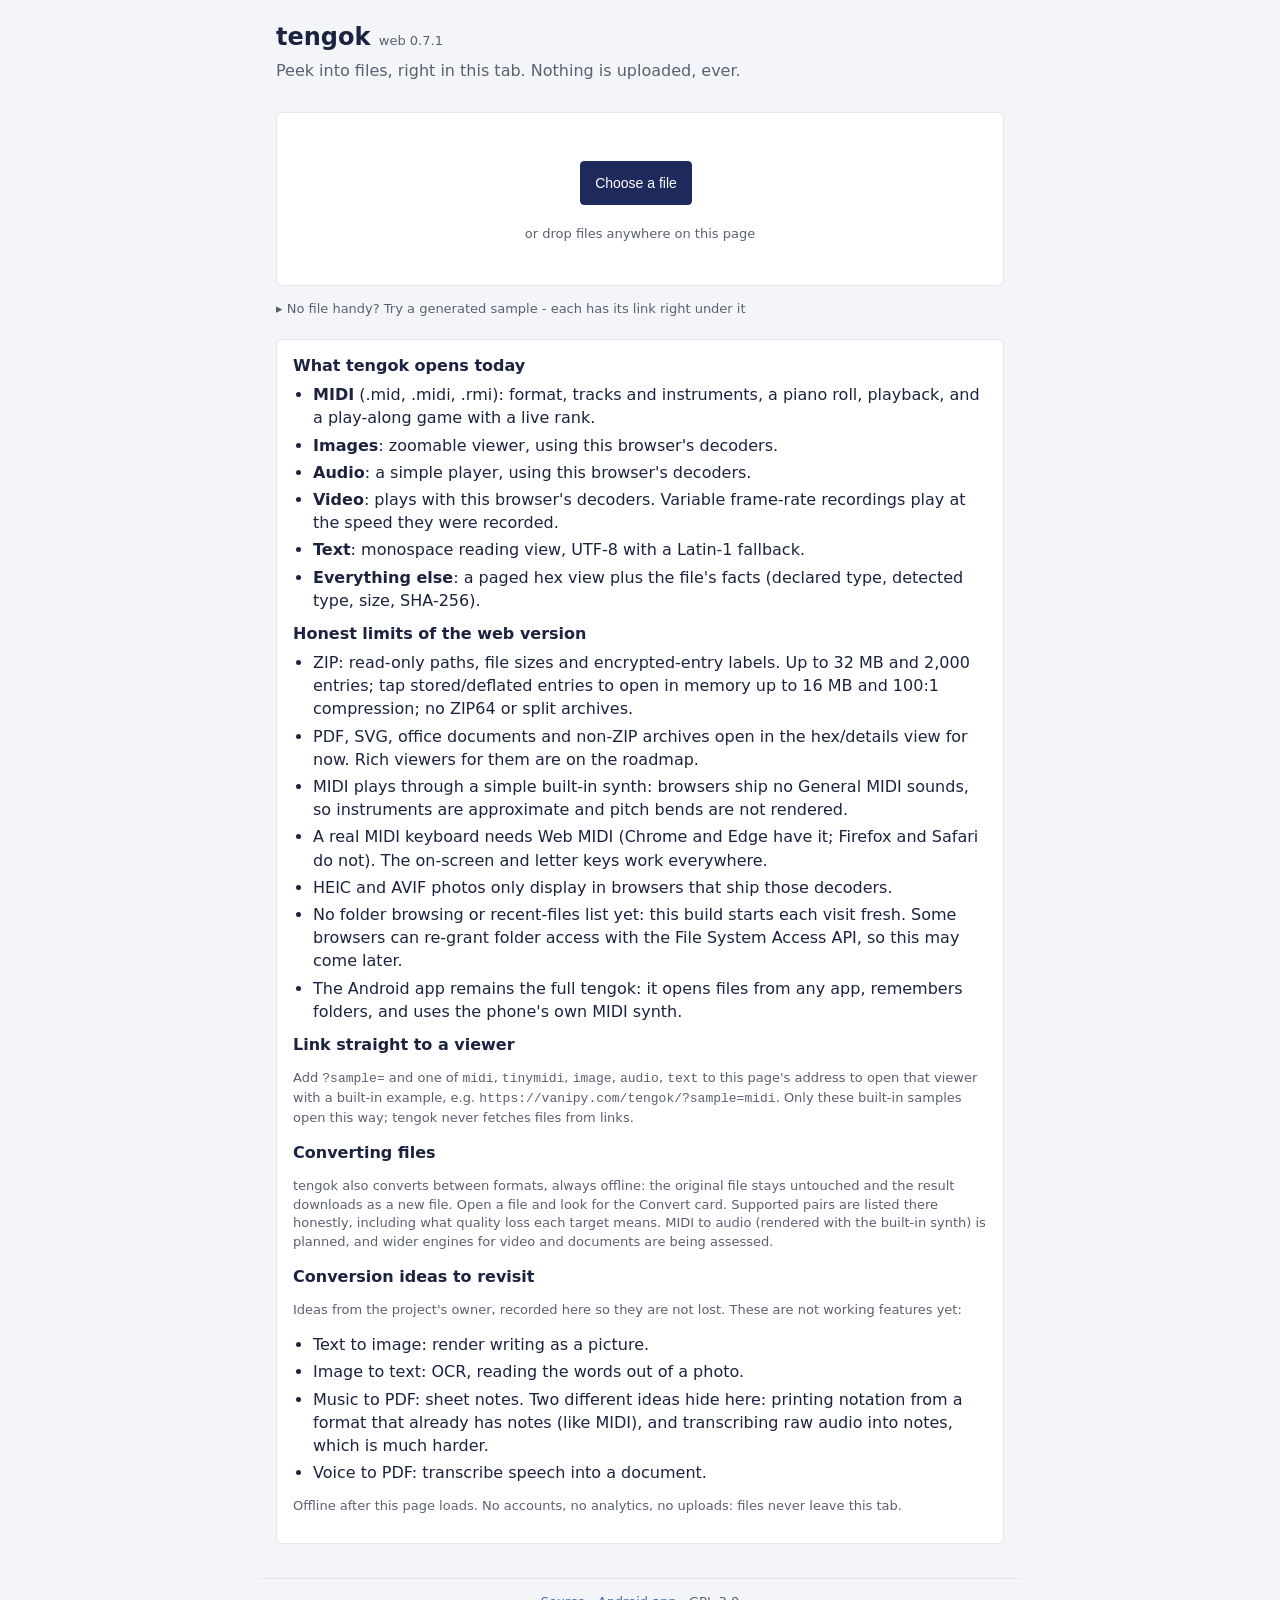
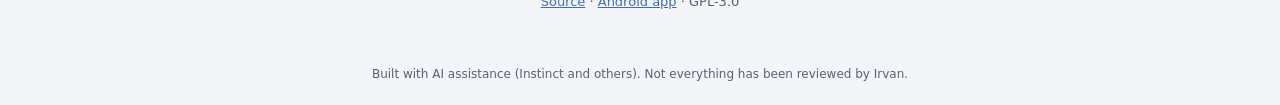
<file: docs/index.html>
<!DOCTYPE html>
<html lang="en">
<head>
<meta charset="utf-8">
<meta name="viewport" content="width=device-width, initial-scale=1">
<title>tengok - peek into files, right in this tab</title>
<meta name="description" content="tengok is a local file viewer: MIDI with a piano roll and a play-along game, images, audio, text, and an honest hex view. Nothing is uploaded.">
<link rel="stylesheet" href="style.css?v=ac2c971c">
</head>
<body>
<header>
  <h1>tengok <span class="version">web 0.7.1</span></h1>
  <p class="tagline">Peek into files, right in this tab. Nothing is uploaded, ever.</p>
</header>

<main>
  <section id="drop" class="card drop">
    <p><button id="picker" class="btn primary">Choose a file</button></p>
    <p class="muted">or drop files anywhere on this page</p>
    <input id="file-input" type="file" multiple hidden>
  </section>

  <details id="samples-details" class="samples-details">
    <summary class="muted" id="samples-label">No file handy? Try a generated sample - each has its link right under it</summary>
    <p id="samples" class="toolbar"></p>
  </details>

  <div id="view-link" class="muted view-link" style="display:none"></div>
  <nav id="files" class="toolbar"></nav>
  <section id="view"></section>

  <section id="about" class="card">
    <div class="card-title">What tengok opens today</div>
    <ul class="limits">
      <li><b>MIDI</b> (.mid, .midi, .rmi): format, tracks and instruments, a piano
      roll, playback, and a play-along game with a live rank.</li>
      <li><b>Images</b>: zoomable viewer, using this browser's decoders.</li>
      <li><b>Audio</b>: a simple player, using this browser's decoders.</li>
      <li><b>Video</b>: plays with this browser's decoders. Variable
      frame-rate recordings play at the speed they were recorded.</li>
      <li><b>Text</b>: monospace reading view, UTF-8 with a Latin-1 fallback.</li>
      <li><b>Everything else</b>: a paged hex view plus the file's facts
      (declared type, detected type, size, SHA-256).</li>
    </ul>
    <div class="card-title">Honest limits of the web version</div>
    <ul class="limits">
      <li>ZIP: read-only paths, file sizes and encrypted-entry labels. Up to 32 MB and 2,000 entries; tap stored/deflated entries to open in memory up to 16 MB and 100:1 compression; no ZIP64 or split archives.</li>
      <li>PDF, SVG, office documents and non-ZIP archives open in the hex/details
      view for now. Rich viewers for them are on the roadmap.</li>
      <li>MIDI plays through a simple built-in synth: browsers ship no General
      MIDI sounds, so instruments are approximate and pitch bends are not
      rendered.</li>
      <li>A real MIDI keyboard needs Web MIDI (Chrome and Edge have it; Firefox
      and Safari do not). The on-screen and letter keys work everywhere.</li>
      <li>HEIC and AVIF photos only display in browsers that ship those
      decoders.</li>
      <li>No folder browsing or recent-files list yet: this build starts each
      visit fresh. Some browsers can re-grant folder access with the File
      System Access API, so this may come later.</li>
      <li>The Android app remains the full tengok: it opens files from any app,
      remembers folders, and uses the phone's own MIDI synth.</li>
    </ul>
    <div class="card-title">Link straight to a viewer</div>
    <p class="muted">Add <code>?sample=</code> and one of
    <code>midi</code>, <code>tinymidi</code>, <code>image</code>,
    <code>audio</code>, <code>text</code> to this page's address to open that
    viewer with a built-in example, e.g.
    <code>https://vanipy.com/tengok/?sample=midi</code>. Only these built-in
    samples open this way; tengok never fetches files from links.</p>
    <div class="card-title">Converting files</div>
    <p class="muted">tengok also converts between formats, always offline:
    the original file stays untouched and the result downloads as a new file.
    Open a file and look for the Convert card. Supported pairs are listed
    there honestly, including what quality loss each target means. MIDI to
    audio (rendered with the built-in synth) is planned, and wider engines
    for video and documents are being assessed.</p>
    <div class="card-title">Conversion ideas to revisit</div>
    <p class="muted">Ideas from the project's owner, recorded here so they are
    not lost. These are not working features yet:</p>
    <ul class="limits">
      <li>Text to image: render writing as a picture.</li>
      <li>Image to text: OCR, reading the words out of a photo.</li>
      <li>Music to PDF: sheet notes. Two different ideas hide here: printing
      notation from a format that already has notes (like MIDI), and
      transcribing raw audio into notes, which is much harder.</li>
      <li>Voice to PDF: transcribe speech into a document.</li>
    </ul>
    <p class="muted">Offline after this page loads. No accounts, no analytics,
    no uploads: files never leave this tab.</p>
  </section>
</main>

<footer>
  <a href="https://github.com/irvan-putra/tengok">Source</a> ·
  <a href="https://github.com/irvan-putra/tengok/releases">Android app</a> ·
  GPL-3.0
</footer>

<script src="js/sniffer.js?v=6c7334db"></script>
<script src="js/midi.js?v=820c13d3"></script>
<script src="js/game-core.js?v=0d579b12"></script>
<script src="js/synth.js?v=0fc106b2"></script>
<script src="js/viewers.js?v=58098059"></script>
<script src="js/convert.js?v=fbea8dcf"></script>
<script src="js/midi-view.js?v=0d9e899f"></script>
<script src="js/game.js?v=4e14173c"></script>
<script src="js/zip.js?v=c23544f2"></script>
<script src="js/app.js?v=ffde8a10"></script>
<p class="ai-note" style="text-align:center;font:12px/1.4 system-ui,sans-serif;opacity:.7;margin:24px 12px">Built with AI assistance (Instinct and others). Not everything has been reviewed by Irvan.</p>
</body>
</html>
</file>
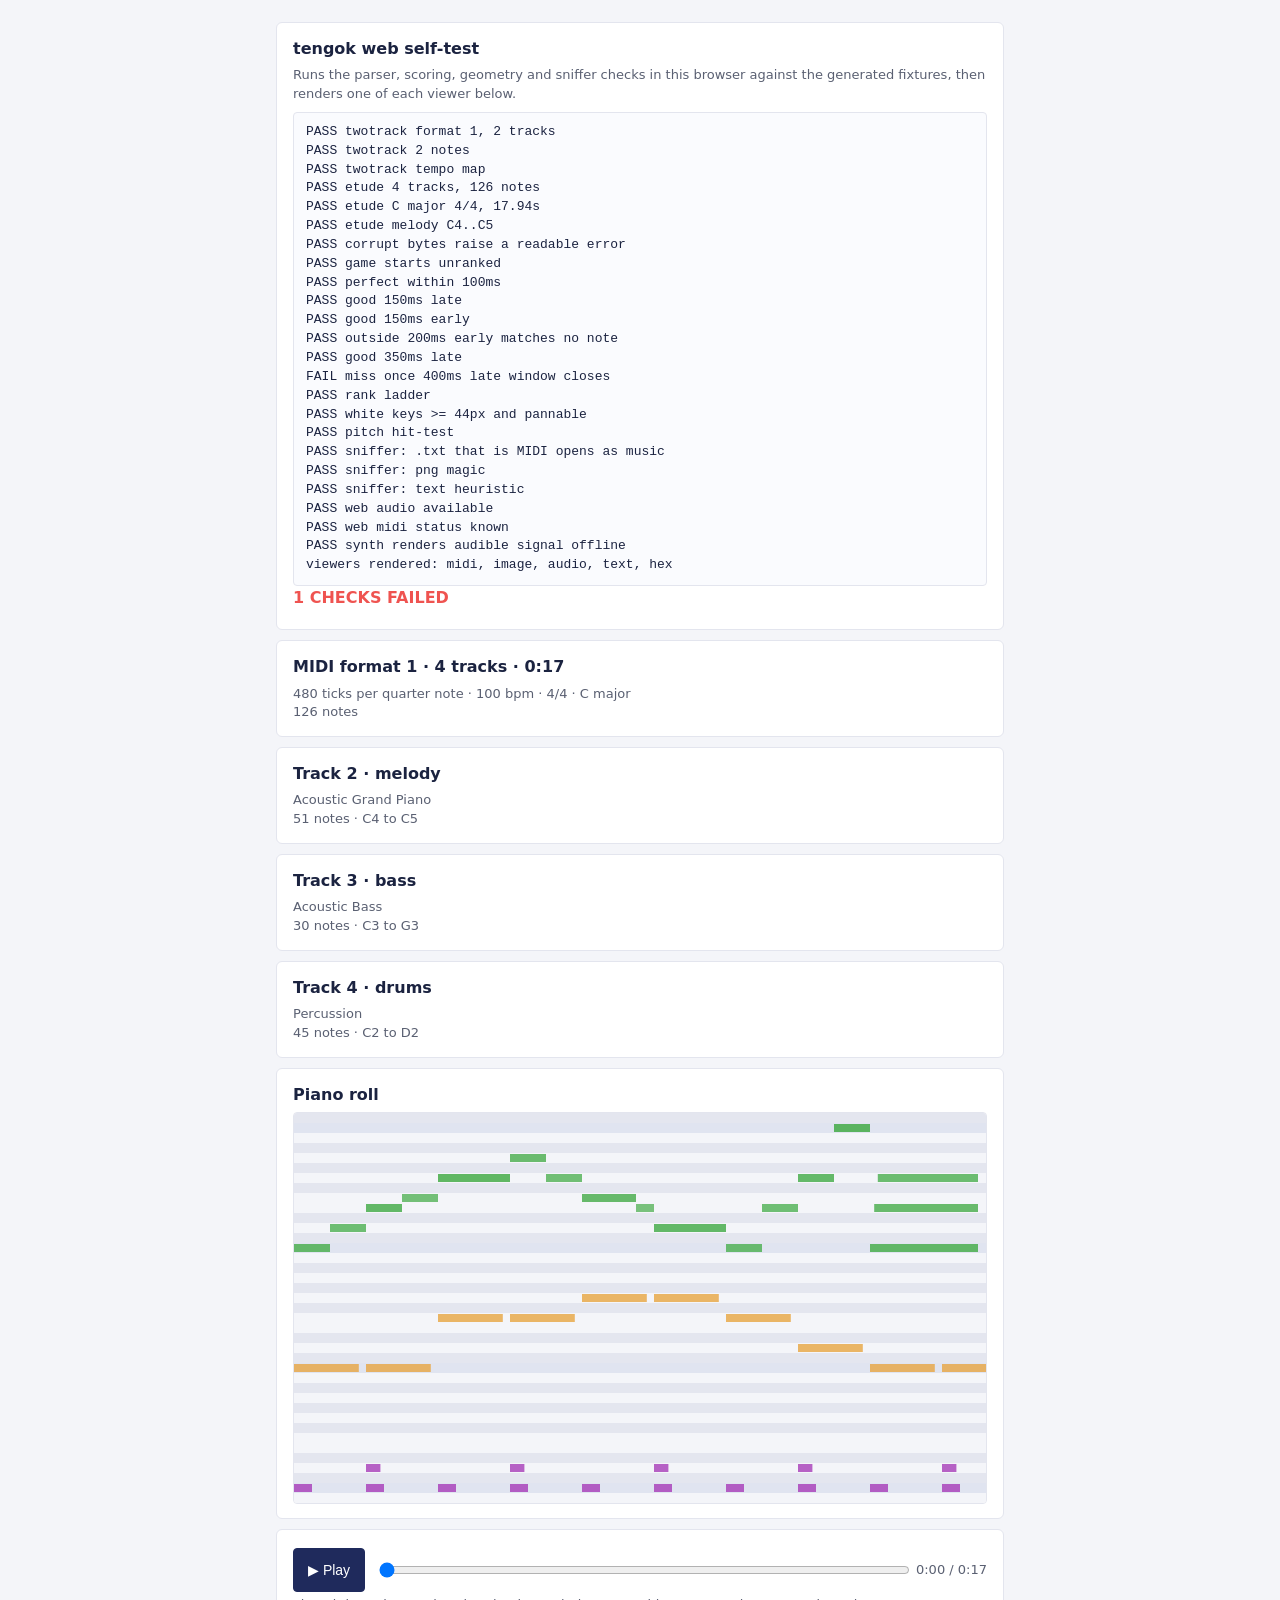
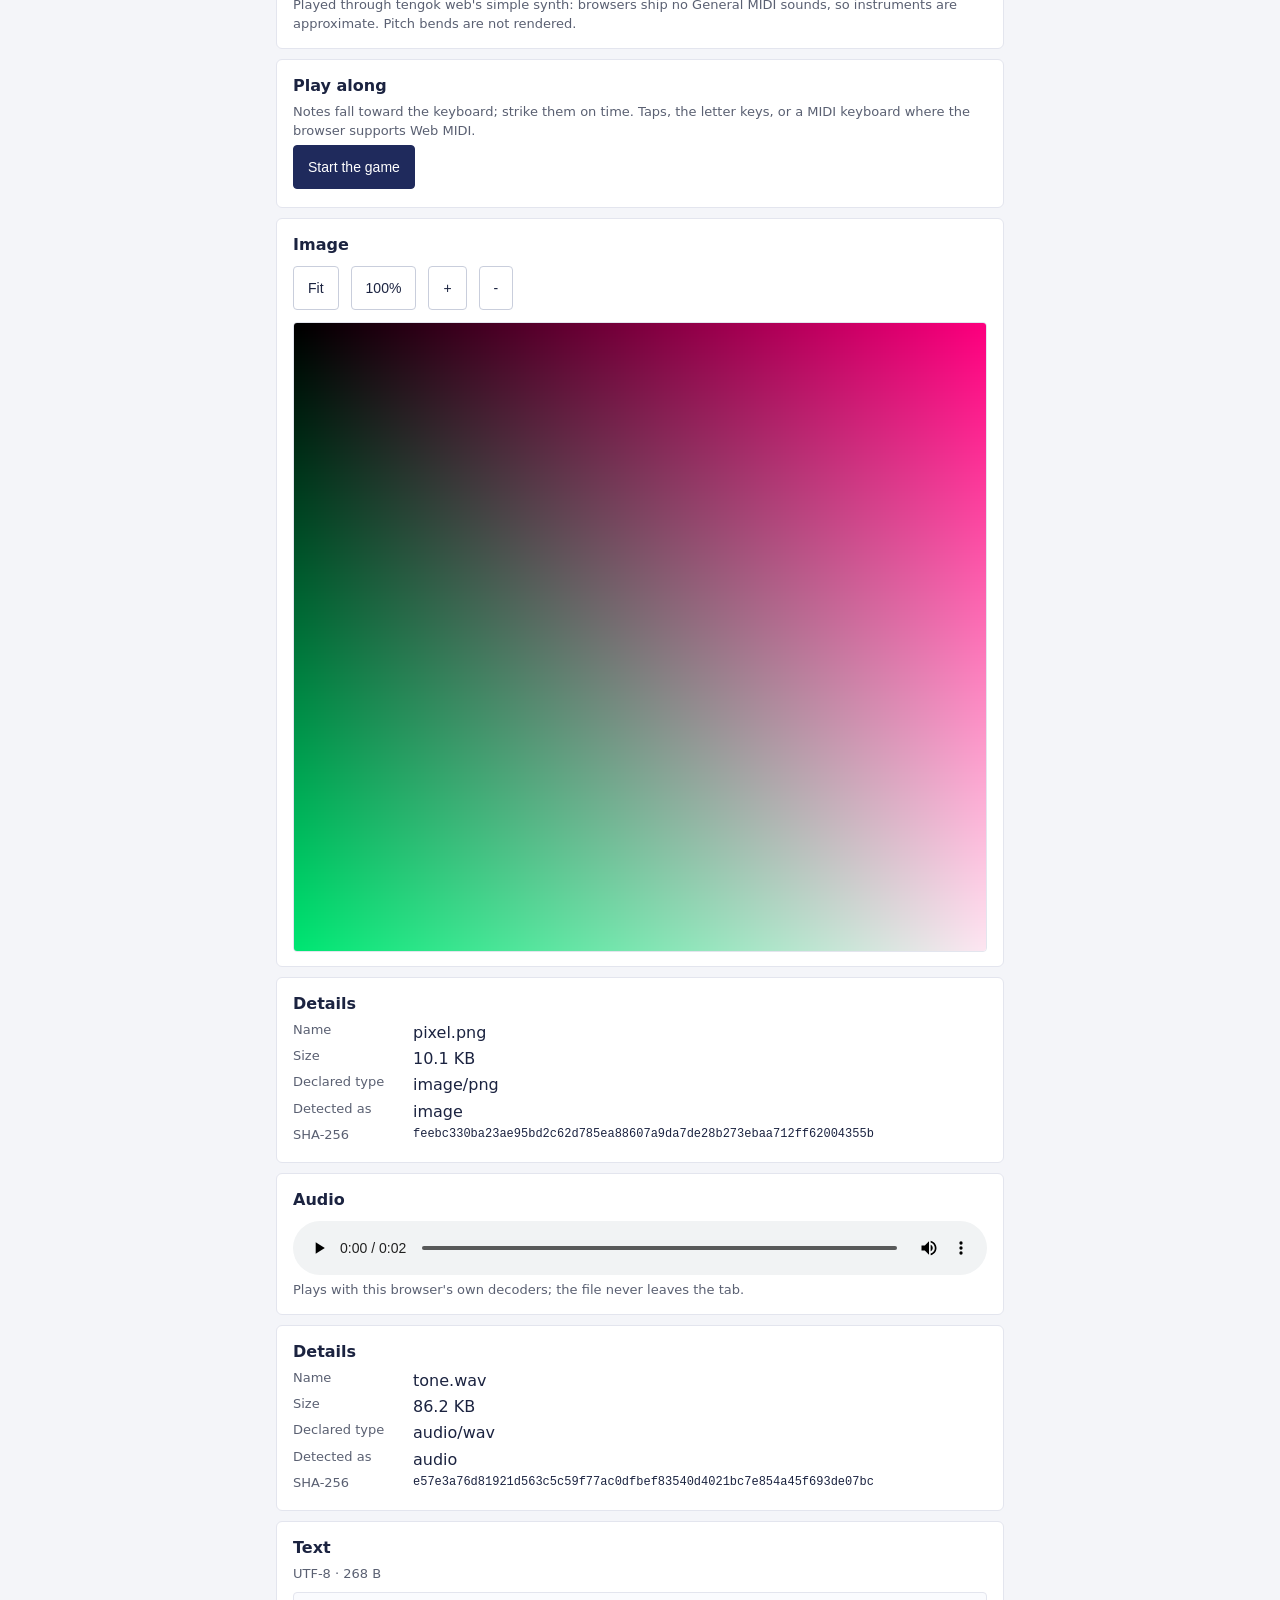
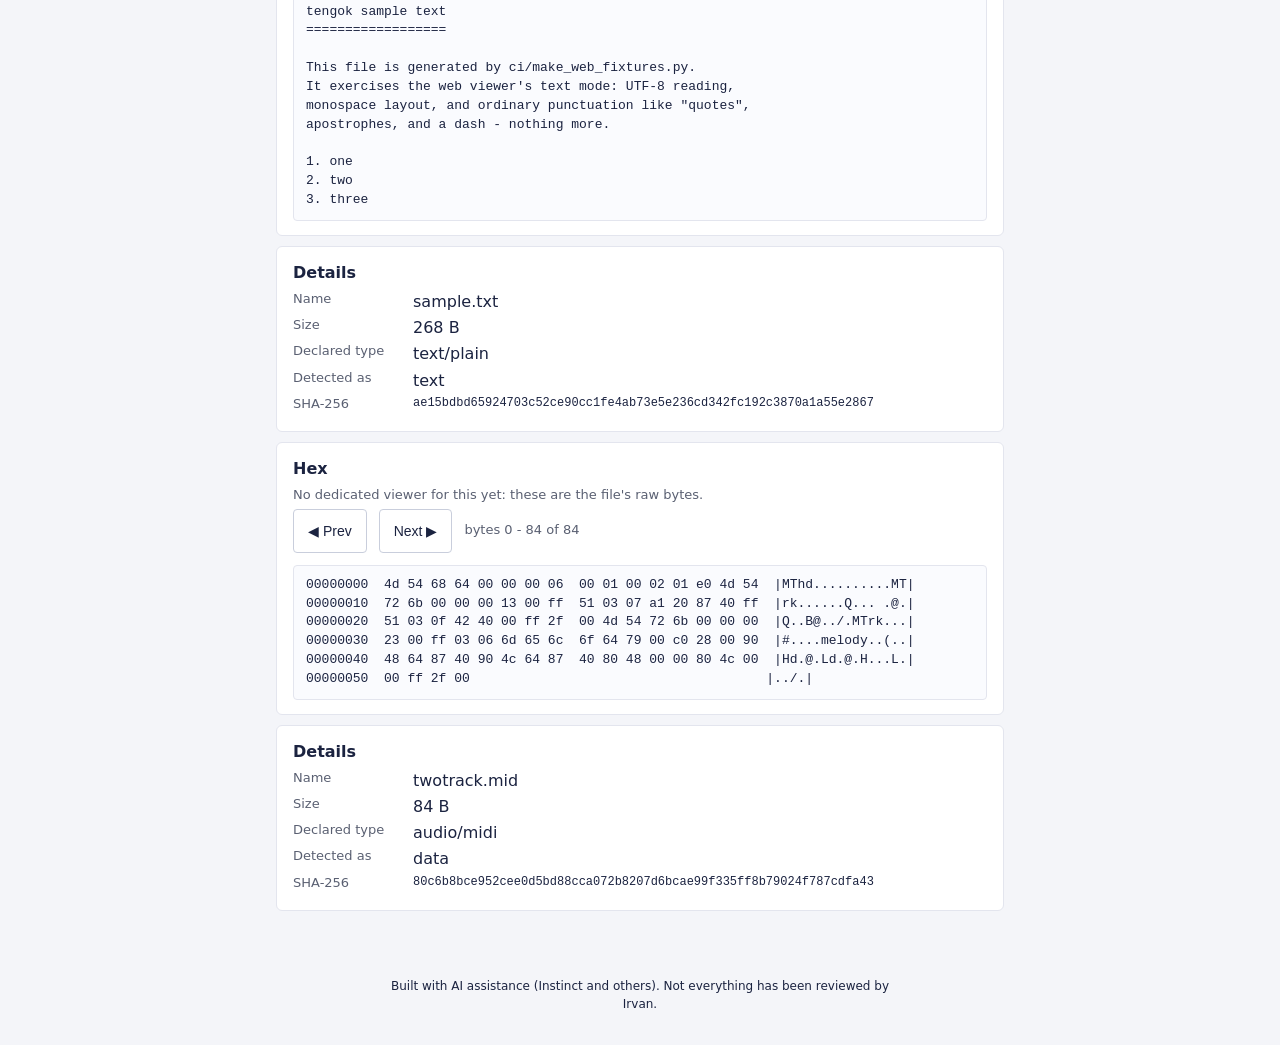
<file: docs/selftest.html>
<!DOCTYPE html>
<html lang="en">
<head>
<meta charset="utf-8">
<meta name="viewport" content="width=device-width, initial-scale=1">
<title>tengok web self-test</title>
<link rel="stylesheet" href="style.css?v=ac2c971c">
</head>
<body>
<main>
  <section class="card">
    <div class="card-title">tengok web self-test</div>
    <div class="muted">Runs the parser, scoring, geometry and sniffer checks in
    this browser against the generated fixtures, then renders one of each
    viewer below.</div>
    <pre id="results" class="text-view">running...</pre>
    <div id="verdict" class="card-title"></div>
  </section>
  <section id="view"></section>
</main>

<script src="js/sniffer.js?v=6c7334db"></script>
<script src="js/midi.js?v=820c13d3"></script>
<script src="js/game-core.js?v=0d579b12"></script>
<script src="js/synth.js?v=0fc106b2"></script>
<script src="js/viewers.js?v=58098059"></script>
<script src="js/convert.js?v=fbea8dcf"></script>
<script src="js/midi-view.js?v=0d9e899f"></script>
<script src="js/game.js?v=4e14173c"></script>
<script>
(function () {
"use strict";
const out = document.getElementById("results");
const lines = [];
let failed = 0;
function log(s) { lines.push(s); out.textContent = lines.join("\n"); }
function check(name, cond) {
  if (cond) log("PASS " + name);
  else { failed++; log("FAIL " + name); }
}
function near(a, b) { return Math.abs(a - b) < 1e-9; }

async function bytes(name) {
  const r = await fetch("fixtures/" + name);
  if (!r.ok) throw new Error("fetch " + name + ": HTTP " + r.status);
  return new Uint8Array(await r.arrayBuffer());
}

async function main() {
  const M = window.TengokMidi;
  const G = window.TengokGame;
  const S = window.TengokSniffer;

  const two = M.MidiFile.parse(await bytes("twotrack.mid"));
  check("twotrack format 1, 2 tracks", two.format === 1 && two.tracks.length === 2);
  check("twotrack 2 notes", two.notes.length === 2);
  check("twotrack tempo map", near(two.tickToSeconds(960), 1.0) && near(two.tickToSeconds(1920), 3.0));

  const etude = M.MidiFile.parse(await bytes("etude.mid"));
  check("etude 4 tracks, 126 notes", etude.tracks.length === 4 && etude.notes.length === 126);
  check("etude C major 4/4, 17.94s",
      etude.keySig === "C major" && etude.timeSigNum === 4 && near(etude.durationSeconds, 17.94));
  check("etude melody C4..C5", etude.tracks[1].minPitch === 60 && etude.tracks[1].maxPitch === 72);

  let threw = false;
  try { M.MidiFile.parse(new Uint8Array([1, 2, 3])); } catch (e) { threw = true; }
  check("corrupt bytes raise a readable error", threw);

  const sc = new G.GameScoring(two, 1);
  check("game starts unranked", sc.rankLive() === G.UNRANKED);
  check("perfect within 100ms", sc.strike(72, 50) === G.PERFECT);
  sc.tick(1050);
  check("good 150ms late", sc.strike(76, 1150) === G.GOOD);
  const scEarly = new G.GameScoring(two, 1);
  check("good 150ms early", scEarly.strike(72, -150) === G.GOOD);
  check("outside 200ms early matches no note", scEarly.strike(76, 700) === G.PENDING);
  const scLate = new G.GameScoring(two, 1);
  check("good 350ms late", scLate.strike(72, 350) === G.GOOD);
  scLate.tick(1451);
  check("miss once 400ms late window closes", scLate.stateOf(1) === G.MISS
      && scLate.strike(76, 1460) === G.PENDING);
  check("rank ladder", G.rank(100, 0) === "SSS" && G.rank(40, 0) === "C"
      && G.rank(80, 10) === "SSS");

  const kw = new G.KeyWindow(21, 108, 360);
  check("white keys >= 44px and pannable", kw.whiteW === 44 && kw.maxViewport() > 0);
  check("pitch hit-test", kw.pitchAt(kw.centerPx(60)) === 60 && kw.pitchAt(-5) === -1);

  const head = (await bytes("twotrack.mid")).slice(0, 64);
  check("sniffer: .txt that is MIDI opens as music", S.sniff("a.txt", "text/plain", head) === S.MIDI);
  check("sniffer: png magic", S.sniff("x", "", (await bytes("pixel.png")).slice(0, 32)) === S.IMAGE);
  check("sniffer: text heuristic", S.sniff("noext", "", (await bytes("sample.txt")).slice(0, 128)) === S.TEXT);

  check("web audio available", !!(window.AudioContext || window.webkitAudioContext));
  check("web midi status known", true);

  /* The synth must actually render audible samples: schedule one sustained
   * note, one plucked-family note and one percussion hit into an
   * OfflineAudioContext, render, and require real signal. This is the
   * regression test for scheduling a note throwing before start() (which
   * silently killed all playback and let the clock run past the song end). */
  try {
    const OC = window.OfflineAudioContext || window.webkitOfflineAudioContext;
    const octx = new OC(1, 44100, 44100);
    const synth = new window.TengokSynth.Synth();
    synth.attach(octx);
    synth.note(60, 100, 0.1, 0.5, 0, false);   // piano family
    synth.note(64, 100, 0.1, 0.5, 32, false);  // sustained family
    synth.note(38, 110, 0.1, 0.2, 0, true);    // percussion
    const rendered = await octx.startRendering();
    const data = rendered.getChannelData(0);
    let peak = 0;
    for (let i = 0; i < data.length; i++) peak = Math.max(peak, Math.abs(data[i]));
    check("synth renders audible signal offline", peak > 0.01);
  } catch (e) {
    check("synth renders audible signal offline (" + e.message + ")", false);
  }


  document.getElementById("verdict").textContent =
      failed === 0 ? "ALL CHECKS PASSED" : failed + " CHECKS FAILED";
  document.getElementById("verdict").style.color = failed === 0 ? "#3DA35D" : "#EF5350";

  /* Render one of each viewer for pixel verification. */
  const V = window.TengokViewers;
  const view = document.getElementById("view");
  const ctx = {
    synth: new window.TengokSynth.Synth(),
    viewArea: view,
    onCleanup: function () {},
    onHex: function () {},
    showCurrentFile: function () {},
  };
  const etudeFile = new File([await bytes("etude.mid")], "etude.mid", { type: "audio/midi" });
  window.TengokMidiView.showMidi(view, etudeFile, M.MidiFile.parse(await bytes("etude.mid")), ctx);
  V.showImage(view, new File([await bytes("pixel.png")], "pixel.png", { type: "image/png" }), ctx);
  V.showAudio(view, new File([await bytes("tone.wav")], "tone.wav", { type: "audio/wav" }), ctx);
  V.showText(view, new File([await bytes("sample.txt")], "sample.txt", { type: "text/plain" }), ctx);
  V.showHex(view, new File([await bytes("twotrack.mid")], "twotrack.mid", { type: "audio/midi" }), ctx, "data");
  log("viewers rendered: midi, image, audio, text, hex");
}

main().catch((e) => {
  log("FATAL " + (e && e.message));
  document.getElementById("verdict").textContent = "SELF-TEST CRASHED";
  document.getElementById("verdict").style.color = "#EF5350";
});
})();
</script>
<p class="ai-disclosure" style="font:12px/1.5 system-ui,sans-serif;text-align:center;padding:12px 16px;margin:20px auto;max-width:70ch">Built with AI assistance (Instinct and others). Not everything has been reviewed by Irvan.</p>
</body>
</html>
</file>
<file: docs/style.css>
/* tengok web - same quiet light theme as the Android app. */
* { box-sizing: border-box; }

body {
  margin: 0;
  background: #F4F5F9;
  color: #1B2340;
  font-family: system-ui, -apple-system, "Segoe UI", Roboto, sans-serif;
  font-size: 16px;
  line-height: 1.45;
}

body.dragging::after {
  content: "Drop to open";
  position: fixed;
  inset: 12px;
  border: 3px dashed #3E6FB0;
  border-radius: 8px;
  background: rgba(244, 245, 249, 0.92);
  display: flex;
  align-items: center;
  justify-content: center;
  font-size: 22px;
  color: #3E6FB0;
  pointer-events: none;
  z-index: 10;
}

header {
  padding: 20px 16px 8px;
  max-width: 760px;
  margin: 0 auto;
}

h1 {
  font-size: 24px;
  margin: 0;
}

.version {
  font-size: 13px;
  color: #5A6072;
  font-weight: normal;
}

.tagline {
  color: #5A6072;
  margin: 4px 0 0;
}

main {
  max-width: 760px;
  margin: 0 auto;
  padding: 12px 16px 24px;
}

.card {
  background: #FFFFFF;
  border: 1px solid #E3E5EE;
  border-radius: 6px;
  padding: 14px 16px;
  margin: 10px 0;
}

.card-title {
  font-weight: 600;
  margin-bottom: 6px;
}

.card.error {
  border-color: #EF5350;
}

.muted {
  color: #5A6072;
  font-size: 13px;
}

.mono { font-family: ui-monospace, "Cascadia Mono", Menlo, Consolas, monospace; }
.small { font-size: 12px; word-break: break-all; }

.btn {
  appearance: none;
  background: #FFFFFF;
  border: 1px solid #C9CEDC;
  border-radius: 4px;
  color: #1B2340;
  cursor: pointer;
  font-size: 14px;
  margin: 4px 8px 4px 0;
  min-height: 44px;
  padding: 8px 14px;
}

.btn:active { background: #ECEFF7; }
.btn.primary { background: #1F2A5C; border-color: #1F2A5C; color: #FFFFFF; }
.btn.primary:active { background: #2B3A77; }
.btn.file-tab.active { border-color: #1F2A5C; box-shadow: inset 0 -2px 0 #1F2A5C; }
.btn.track-pick { display: block; text-align: left; width: 100%; }

.toolbar {
  align-items: center;
  display: flex;
  flex-wrap: wrap;
  gap: 4px;
}

.drop { text-align: center; padding: 28px 16px; }

.view-title { margin: 12px 2px 4px; }
.view-name { font-weight: 600; word-break: break-all; }

.fact { display: flex; gap: 10px; margin: 3px 0; }
.fact-key { color: #5A6072; flex: 0 0 110px; font-size: 13px; }
.fact-val { word-break: break-all; }

.text-view, .hex-view {
  background: #FAFBFE;
  border: 1px solid #E3E5EE;
  border-radius: 4px;
  font-family: ui-monospace, "Cascadia Mono", Menlo, Consolas, monospace;
  font-size: 13px;
  margin: 8px 0 0;
  overflow: auto;
  padding: 10px 12px;
  white-space: pre;
}

.text-view { white-space: pre-wrap; word-break: break-word; }

.image-stage {
  border: 1px solid #E3E5EE;
  border-radius: 4px;
  margin-top: 8px;
  max-height: 70vh;
  overflow: auto;
  text-align: center;
}

.image-view { display: block; max-width: none; }

audio { width: 100%; margin-top: 4px; }
.video-view { width: 100%; max-height: 70vh; background: #000; border-radius: 8px; margin-top: 4px; }

.roll-scroll {
  border: 1px solid #E3E5EE;
  border-radius: 4px;
  overflow-x: auto;
}

.roll-canvas { display: block; }

.seek { flex: 1; min-width: 120px; }

.hud {
  align-items: baseline;
  display: flex;
  gap: 14px;
}

.rank {
  color: #8A8FA3;
  font-size: 34px;
  font-weight: 700;
  min-width: 74px;
}

.rank.big { font-size: 56px; margin: 6px 0; }
.hud-counts { flex: 1; }

.game-wrap {
  border: 1px solid #E3E5EE;
  border-radius: 4px;
  overflow: hidden;
  touch-action: none;
}

.game-canvas { display: block; width: 100%; }

.midi-status { margin: 2px 2px 6px; }

.limits { margin: 4px 0 10px; padding-left: 20px; }
.limits li { margin: 4px 0; }

.convert-row {
  border-top: 1px solid #EEF0F6;
  padding: 6px 0;
}

.convert-note { margin-left: 2px; }

.final { text-align: center; }

footer {
  border-top: 1px solid #E3E5EE;
  color: #5A6072;
  font-size: 13px;
  margin: 0 auto;
  max-width: 760px;
  padding: 14px 16px 30px;
  text-align: center;
}

footer a { color: #3E6FB0; }

@media (max-width: 480px) {
  main, header, footer { padding-left: 10px; padding-right: 10px; }
}
.view-link {
  margin: 8px auto 0;
  max-width: 880px;
  padding: 0 16px;
  font-size: 13px;
  user-select: text;
  overflow-wrap: break-word;
}
.view-link-url {
  display: block;
  overflow-wrap: break-word;
}
.sample-item {
  display: flex;
  flex-direction: column;
  align-items: flex-start;
  gap: 3px;
  width: 100%;
}
.sample-url {
  font-size: 11px;
  color: #5B6172;
  user-select: text;
  overflow-wrap: break-word;
  max-width: 100%;
}
.samples-details { margin: 10px 0; }
.samples-details summary {
  cursor: pointer;
  list-style: none;
  display: inline-block;
  margin: 0;
}
.samples-details summary::-webkit-details-marker { display: none; }
.samples-details summary::before { content: "\25B8\00A0"; }
.samples-details[open] summary::before { content: "\25BE\00A0"; }
.samples-details .toolbar { margin-top: 8px; }

.zip-entry { padding: 12px 0; border-bottom: 1px solid #8993a644; overflow-wrap: anywhere; }

.zip-limits { font-size: 12px; word-break: normal; overflow-wrap: break-word; }
</file>
